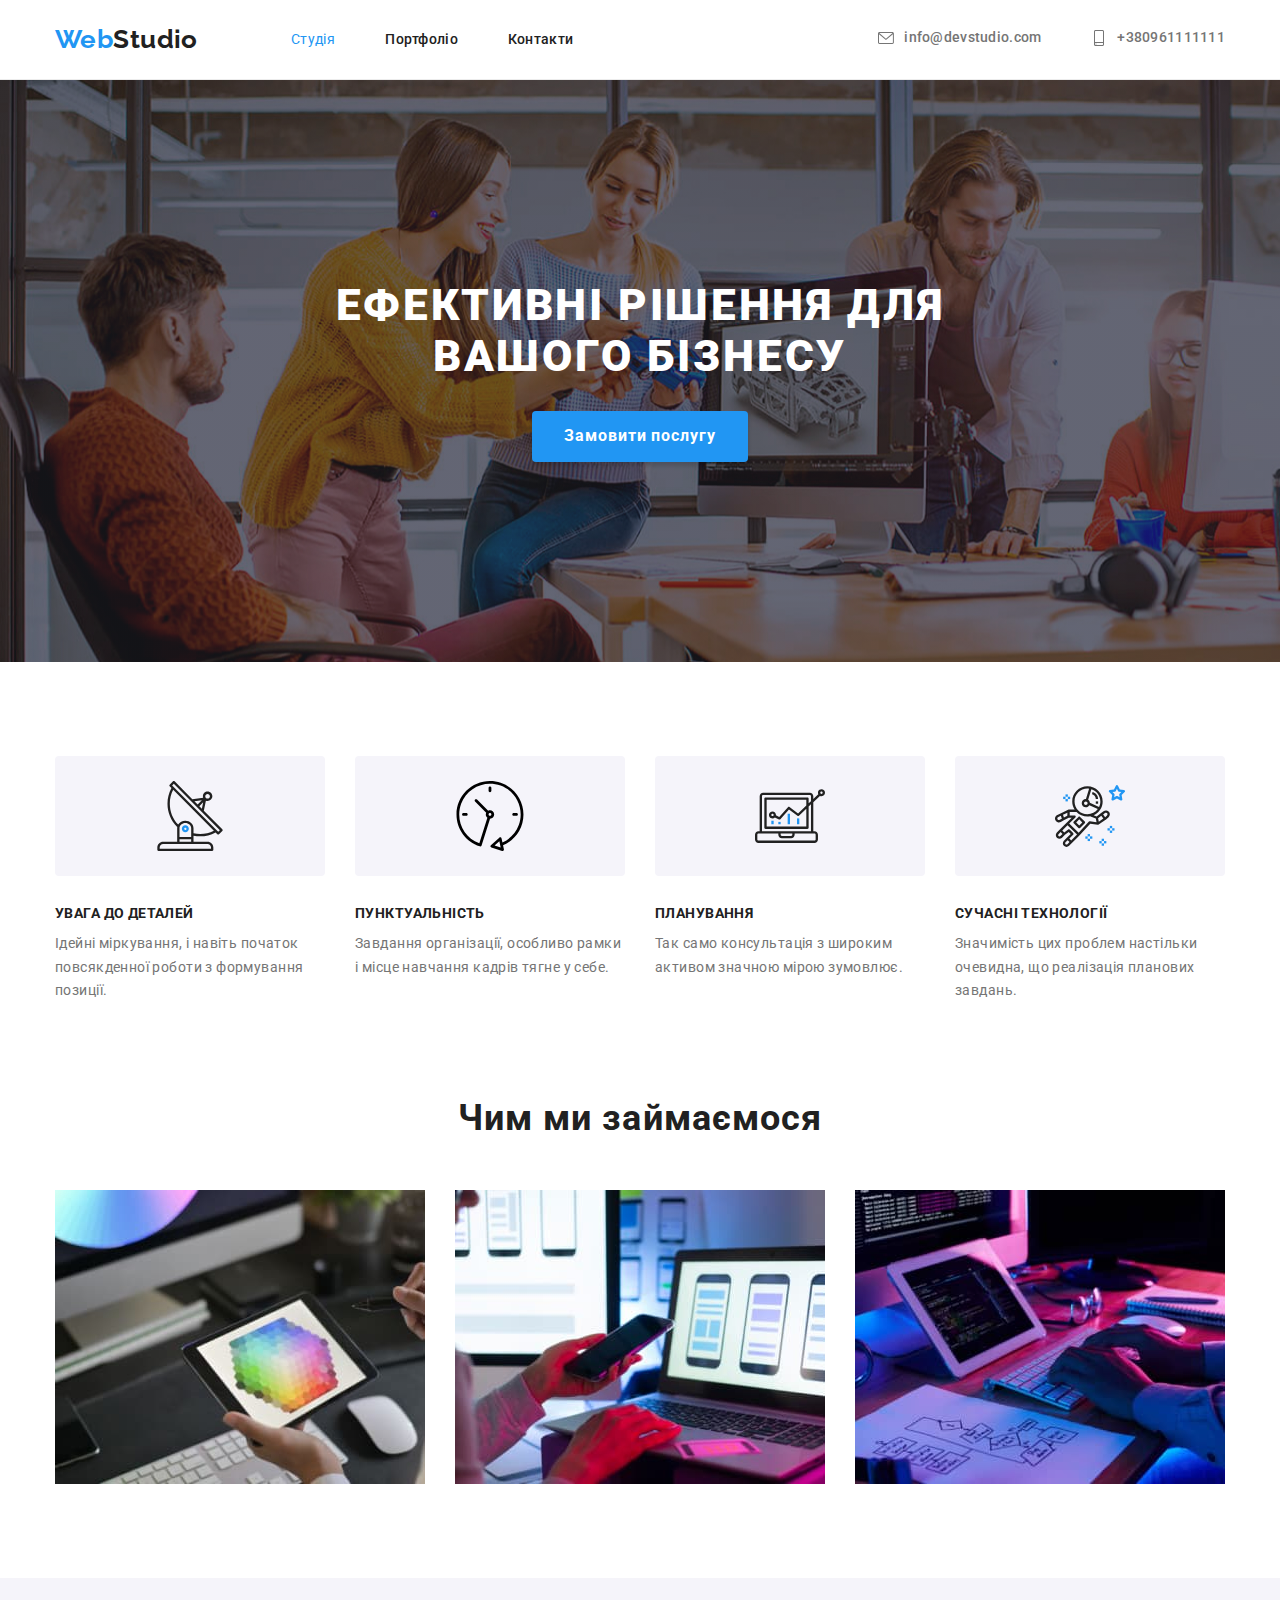
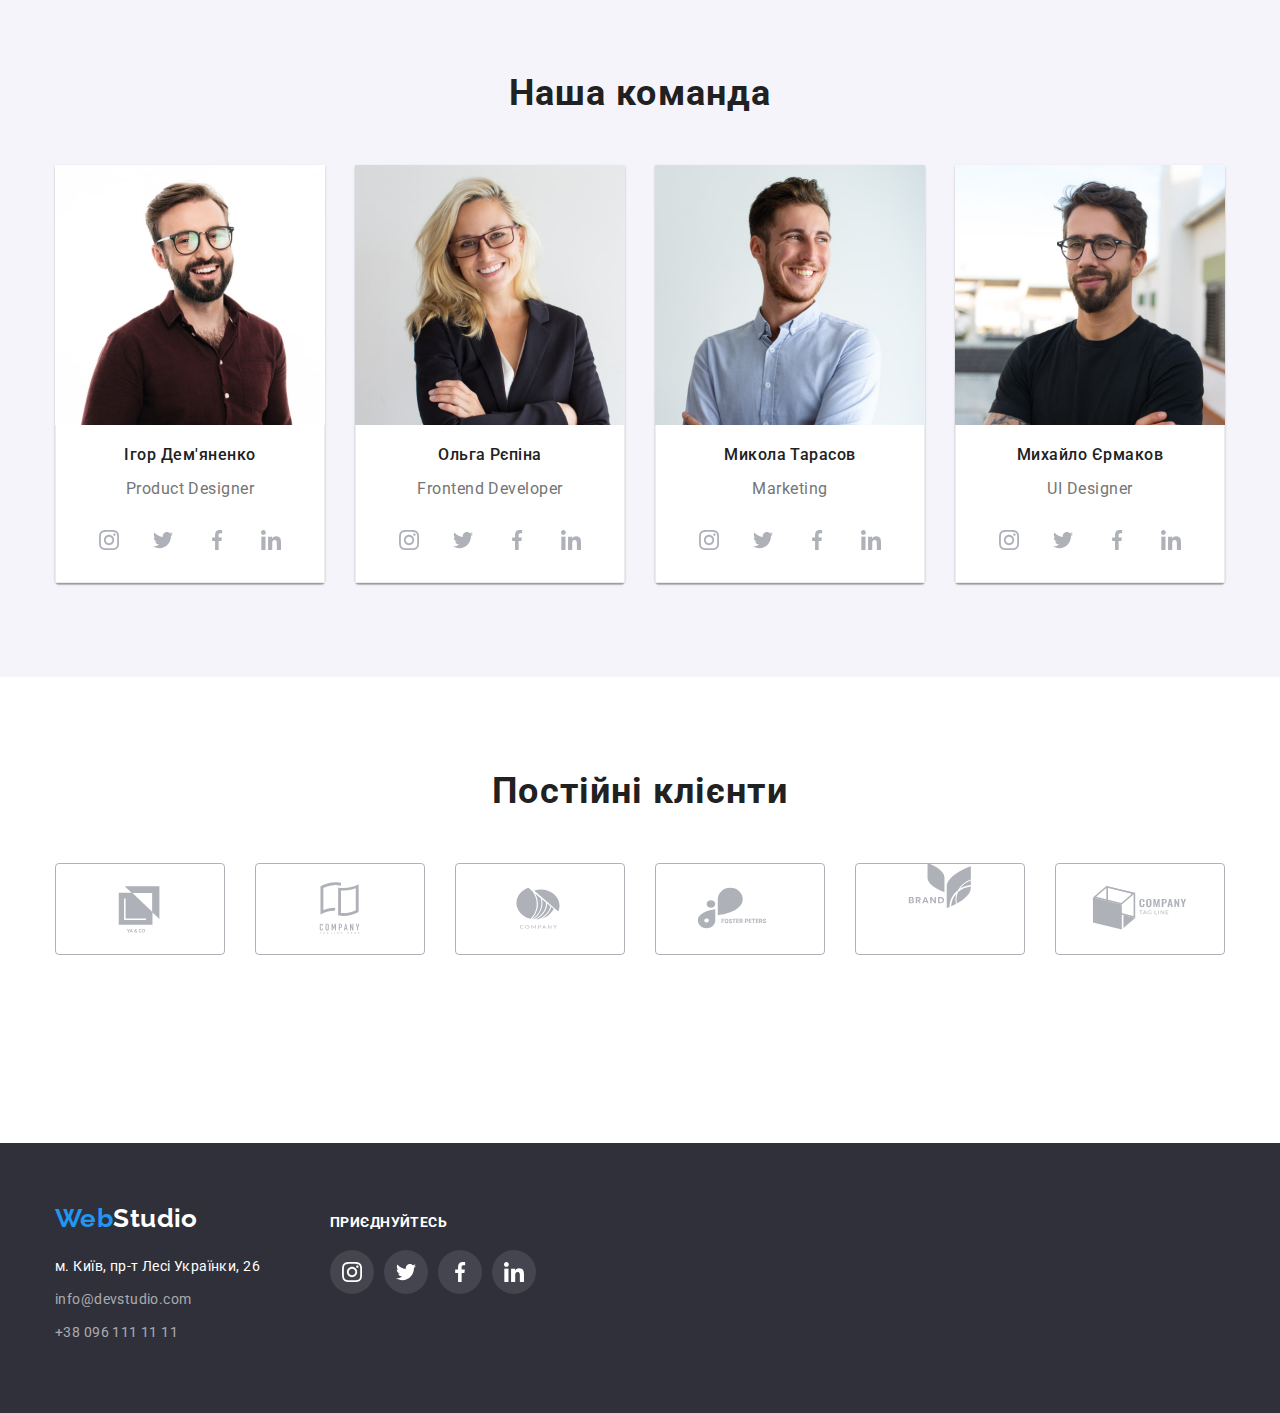
<file: index.html>
<!DOCTYPE html>
<html lang="uk">
  <head>
    <meta charset="UTF-8" />
    <meta http-equiv="X-UA-Compatible" content="IE=edge" />
    <meta name="viewport" content="width=device-width, initial-scale=1.0" />
    <title>Студія</title>
    <link rel="preconnect" href="https://fonts.googleapis.com" />
    <link rel="preconnect" href="https://fonts.gstatic.com" crossorigin />
    <link
      rel="stylesheet"
      href="https://cdnjs.cloudflare.com/ajax/libs/modern-normalize/1.0.0/modern-normalize.min.css"
    />
    <link
      href="https://fonts.googleapis.com/css2?family=Raleway:wght@700&family=Roboto:wght@400;500;700;900&display=swap"
      rel="stylesheet"
    />
    <link rel="stylesheet" href="styles/styles.css" />
  </head>

  <body class="body">
    <!--Header-->
    <header>
      <div class="container nav">
        <nav class="header-nav">
          <a href="./index.html" class="header-logo logo" lang="en"
            ><span class="logo-blue">Web</span>Studio</a
          >

          <ul class="nav-list list">
            <li class="header-list-item">
              <a
                class="current"
                href="./index.html"
                class="header-list-link link"
                >Студія</a
              >
            </li>
            <li class="header-list-item">
              <a href="./portfolio.html" class="header-list-link link"
                >Портфоліо</a
              >
            </li>
            <li class="header-list-item">
              <a href="#" class="header-list-link link">Контакти</a>
            </li>
          </ul>
        </nav>
        <ul class="link-connection list">
          <li class="connection-item">
            <a href="mailto:info@devstudio.com" class="header-tel-link link">
              <svg class="icon-envelope" width="16" height="16">
                <use href="./img/icons.svg#icon-envelope"></use></svg
              >info@devstudio.com</a
            >
          </li>
          <li class="connection-item">
            <a href="tel:+380961111111" class="header-tel-link link"
              ><svg class="icon-smartphone" width="16" height="16">
                <use href="./img/icons.svg#icon-smartphone"></use></svg
              >+380961111111</a
            >
          </li>
        </ul>
      </div>
    </header>
    <main>
      <!--Hero-->
      <section class="section-hero section">
        <div class="container studio">
          <h1 class="hero-title">
            Ефективні рішення для <br />
            вашого бізнесу
          </h1>
          <button type="button" class="button-pointer">Замовити послугу</button>
        </div>
      </section>
      <!--About description-->
      <section class="section-description section">
        <div class="description container">
          <h2 class="visually-hidden">наші особливості</h2>

          <ul class="text list">
            <li class="features">
              <div class="feature-icon">
                <svg class="icon-antena" width="70" height="70">
                  <use href="./img/icons.svg#icon-antenna"></use>
                </svg>
              </div>
              <h3 class="title">УВАГА ДО ДЕТАЛЕЙ</h3>
              <p class="task">
                Ідейні міркування, і навіть початок повсякденної роботи з
                формування позиції.
              </p>
            </li>
            <li class="features">
              <div class="feature-icon">
                <svg class="icon-clock" width="70" height="70">
                  <use href="./img/icons.svg#icon-clock"></use>
                </svg>
              </div>
              <h3 class="title">ПУНКТУАЛЬНІСТЬ</h3>
              <p class="task">
                Завдання організації, особливо рамки і місце навчання кадрів
                тягне у себе.
              </p>
            </li>
            <li class="features">
              <div class="feature-icon">
                <svg class="icon-diagram" width="70" height="70">
                  <use href="./img/icons.svg#icon-diagram"></use>
                </svg>
              </div>
              <h3 class="title">ПЛАНУВАННЯ</h3>
              <p class="task">
                Так само консультація з широким активом значною мірою зумовлює.
              </p>
            </li>
            <li class="features">
              <div class="feature-icon">
                <svg class="icon-astronaut" width="70" height="70">
                  <use href="./img/icons.svg#icon-astronaut"></use>
                </svg>
              </div>
              <h3 class="title">СУЧАСНІ ТЕХНОЛОГІЇ</h3>
              <p class="task">
                Значимість цих проблем настільки очевидна, що реалізація
                планових завдань.
              </p>
            </li>
          </ul>
        </div>
      </section>

      <!--Developments-->
      <section class="section-developments section">
        <div class="container">
          <h2 class="section-title about-title">Чим ми займаємося</h2>
          <ul class="developments list">
            <li class="developments-item">
              <img src="./img/about2.jpg" width="370" alt="Десктопні версії" />
            </li>
            <li>
              <img
                src="./img/about1.jpg"
                width="370"
                alt="Mобільні аплікації"
              />
            </li>
            <li>
              <img src="./img/about.jpg" width="370" alt="Дизайн" />
            </li>
          </ul>
        </div>
      </section>

      <!--About team-->
      <section class="section-team section">
        <div class="team-photos container">
          <h2 class="section-title team-title">Наша команда</h2>
          <ul class="team list">
            <li class="team-item">
              <div class="card-thumb">
                <img src="./img/photo1.jpg" width="270" alt="Ігор Дем'яненко" />
                <div class="card-content">
                  <h3 class="caption">Ігор Дем'яненко</h3>
                  <p lang="en" class="subtitle">Product Designer</p>
                  <ul class="social-icons list">
                    <li class="social-item">
                      <a href="" class="social-link link"
                        ><svg class="icon-instagram" width="20" height="20">
                          <use href="./img/icons.svg#icon-instagram"></use></svg
                      ></a>
                    </li>
                    <li class="social-item">
                      <a href="" class="social-link link"
                        ><svg class="icon-twitter" width="20" height="20">
                          <use href="./img/icons.svg#icon-twitter"></use></svg
                      ></a>
                    </li>
                    <li class="social-item">
                      <a href="" class="social-link link"
                        ><svg class="icon-facebook" width="20" height="20">
                          <use href="./img/icons.svg#icon-facebook"></use></svg
                      ></a>
                    </li>
                    <li class="social-item">
                      <a href="" class="social-link link"
                        ><svg class="icon-linkedin" width="20" height="20">
                          <use href="./img/icons.svg#icon-linkedin"></use></svg
                      ></a>
                    </li>
                  </ul>
                </div>
              </div>
            </li>
            <li class="team-item">
              <div class="card-thumb">
                <img src="./img/photo2.jpg" width="270" alt="Ольга Рєпіна" />
                <div class="card-content">
                  <h3 class="caption">Ольга Рєпіна</h3>
                  <p lang="en" class="subtitle">Frontend Developer</p>
                  <ul class="social-icons list">
                    <li class="social-item">
                      <a href="" class="social-link link"
                        ><svg class="icon-instagram" width="20" height="20">
                          <use href="./img/icons.svg#icon-instagram"></use></svg
                      ></a>
                    </li>
                    <li class="social-item">
                      <a href="" class="social-link link"
                        ><svg class="icon-twitter" width="20" height="20">
                          <use href="./img/icons.svg#icon-twitter"></use></svg
                      ></a>
                    </li>
                    <li class="social-item">
                      <a href="" class="social-link link"
                        ><svg class="icon-facebook" width="20" height="20">
                          <use href="./img/icons.svg#icon-facebook"></use></svg
                      ></a>
                    </li>
                    <li class="social-item">
                      <a href="" class="social-link link"
                        ><svg class="icon-linkedin" width="20" height="20">
                          <use href="./img/icons.svg#icon-linkedin"></use></svg
                      ></a>
                    </li>
                  </ul>
                </div>
              </div>
            </li>
            <li class="team-item">
              <div class="card-thumb">
                <img src="./img/photo3.jpg" width="270" alt="Микола Тарасов" />
                <div class="card-content">
                  <h3 class="caption">Микола Тарасов</h3>
                  <p lang="en" class="subtitle">Marketing</p>

                  <ul class="social-icons list">
                    <li class="social-item">
                      <a href="" class="social-link link"
                        ><svg class="icon-instagram" width="20" height="20">
                          <use href="./img/icons.svg#icon-instagram"></use></svg
                      ></a>
                    </li>
                    <li class="social-item">
                      <a href="" class="social-link link"
                        ><svg class="icon-twitter" width="20" height="20">
                          <use href="./img/icons.svg#icon-twitter"></use></svg
                      ></a>
                    </li>
                    <li class="social-item">
                      <a href="" class="social-link link"
                        ><svg class="icon-facebook" width="20" height="20">
                          <use href="./img/icons.svg#icon-facebook"></use></svg
                      ></a>
                    </li>
                    <li class="social-item">
                      <a href="" class="social-link link"
                        ><svg class="icon-linkedin" width="20" height="20">
                          <use href="./img/icons.svg#icon-linkedin"></use></svg
                      ></a>
                    </li>
                  </ul>
                </div>
              </div>
            </li>
            <li class="team-item">
              <div class="card-thumb">
                <img src="./img/photo4.jpg" width="270" alt="Михайло Єрмаков" />
                <div class="card-content">
                  <h3 class="caption">Михайло Єрмаков</h3>
                  <p lang="en" class="subtitle">UI Designer</p>
                  <ul class="social-icons list">
                    <li class="social-item">
                      <a href="" class="social-link link"
                        ><svg class="icon-instagram" width="20" height="20">
                          <use href="./img/icons.svg#icon-instagram"></use></svg
                      ></a>
                    </li>
                    <li class="social-item">
                      <a href="" class="social-link link"
                        ><svg class="icon-twitter" width="20" height="20">
                          <use href="./img/icons.svg#icon-twitter"></use></svg
                      ></a>
                    </li>
                    <li class="social-item">
                      <a href="" class="social-link link"
                        ><svg class="icon-facebook" width="20" height="20">
                          <use href="./img/icons.svg#icon-facebook"></use></svg
                      ></a>
                    </li>
                    <li class="social-item">
                      <a href="" class="social-link link"
                        ><svg class="icon-linkedin" width="20" height="20">
                          <use href="./img/icons.svg#icon-linkedin"></use></svg
                      ></a>
                    </li>
                  </ul>
                </div>
              </div>
            </li>
          </ul>
        </div>
      </section>
    </main>
    <!--About clients-->
    <section class="section-clients section">
      <div class="clients-icons container">
        <h2 class="section-title client-title">Постійні клієнти</h2>
        <ul class="client-thumb list">
          <li class="client-item">
            <a href="" class="client-link link">
              <svg class="icon-client1" width="106" height="60">
                <use href="./img/icons.svg#icon-client1"></use></svg
            ></a>
          </li>
          <li class="client-item">
            <a href="" class="client-link link"
              ><svg class="icon-client2" width="106" height="60">
                <use href="./img/icons.svg#icon-client2"></use></svg
            ></a>
          </li>
          <li class="client-item">
            <a href="" class="client-link link"
              ><svg class="icon-client3" width="106" height="60">
                <use href="./img/icons.svg#icon-client3"></use></svg
            ></a>
          </li>
          <li class="client-item">
            <a href="" class="client-link link"
              ><svg class="icon-client4" width="106" height="60">
                <use href="./img/icons.svg#icon-client4"></use></svg
            ></a>
          </li>
          <li class="client-item">
            <a href="" class="client-link link"
              ><svg class="icon-client5" width="106" height="106">
              ><svg class="icon-client5" width="106" height="60">
                <use href="./img/icons.svg#icon-client5"></use></svg
            ></a>
          </li>
          <li class="client-item">
            <a href="" class="client-link link"
              ><svg class="icon-client6" width="106" height="60">
                <use href="./img/icons.svg#icon-client6"></use></svg
            ></a>
          </li>
        </ul>
      </div>
    </section>
    <!--Footer-->
    <footer class="footer">
      <div class="container">
        <div class="foot-adress">
          <a href="./index.html" class="foot-logo link" lang="en"
            ><span class="logo-blue">Web</span
            ><span class="logo-white">Studio</span></a
          >
          <address id="contacts">
            <ul class="subject list">
              <li class="address-item">
                <a
                  href="https://goo.gl/maps/n4bDGTXrcKqHtDmw6"
                  target="_blank"
                  rel="noopener noreferrer nofollow"
                  class="address link"
                  >м. Київ, пр-т Лесі Українки, 26</a
                >
              </li>
              <li class="address-item">
                <a href="mailto:info@devstudio.com" class="contact link"
                  >info@devstudio.com</a
                >
              </li>
              <li class="address-item">
                <a href="tel:+380961111111" class="contact link"
                  >+38 096 111 11 11</a
                >
              </li>
            </ul>
          </address>
        </div>
        <div class="join-us">
          <p class="join-us-title">ПРИЄДНУЙТЕСЬ</p>
          <ul class="join-us-list list">
            <li>
              <a href="" class="join-social">
                <svg class="icon-instagram" width="20" height="20">
                  <use href="./img/icons.svg#icon-instagram"></use></svg
              ></a>
            </li>
            <li>
              <a href="" class="join-social"
                ><svg class="icon-twitter" width="20" height="20">
                  <use href="./img/icons.svg#icon-twitter"></use></svg
              ></a>
            </li>
            <li>
              <a href="" class="join-social"
                ><svg class="icon-facebook" width="20" height="20">
                  <use href="./img/icons.svg#icon-facebook"></use></svg
              ></a>
            </li>
            <li>
              <a href="" class="join-social"
                ><svg class="icon-linkedin" width="20" height="20">
                  <use href="./img/icons.svg#icon-linkedin"></use></svg
              ></a>
            </li>
          </ul>
        </div>
      </div>
    </footer>
  </body>
</html>
</file>
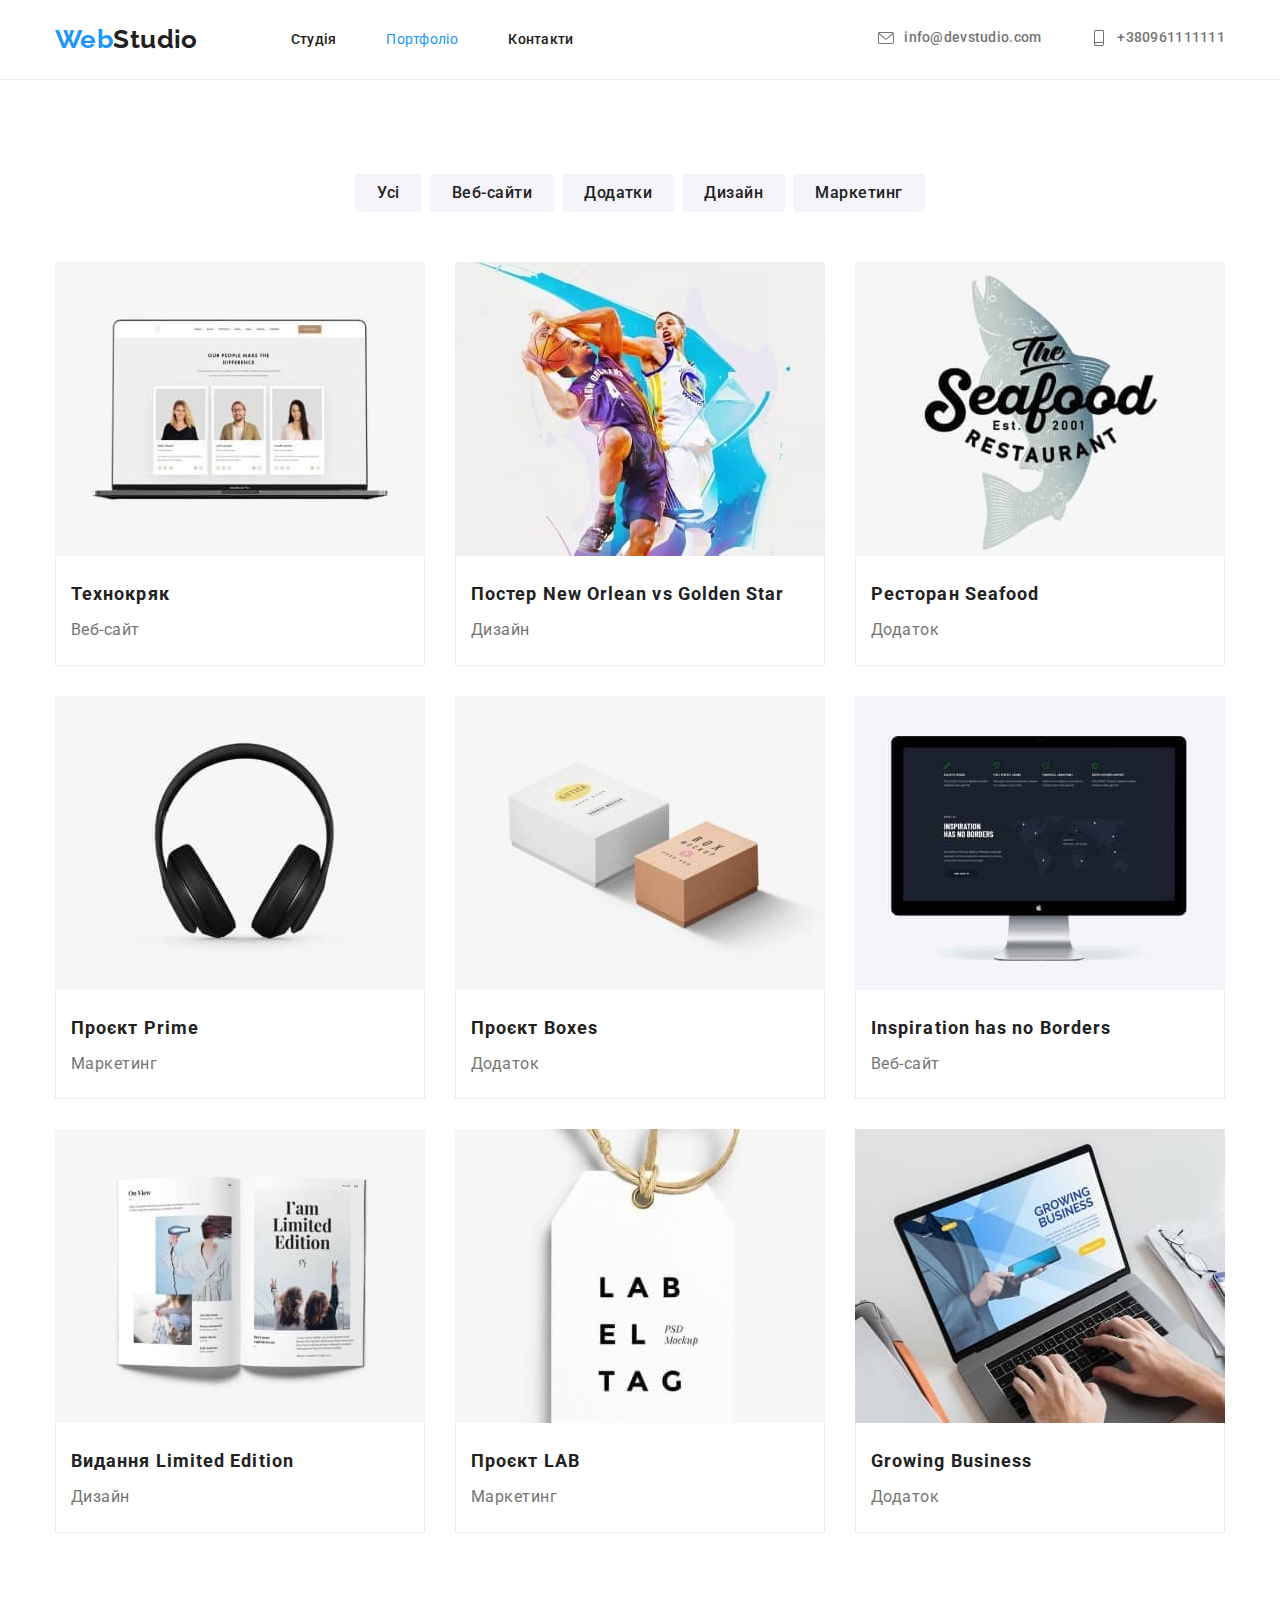
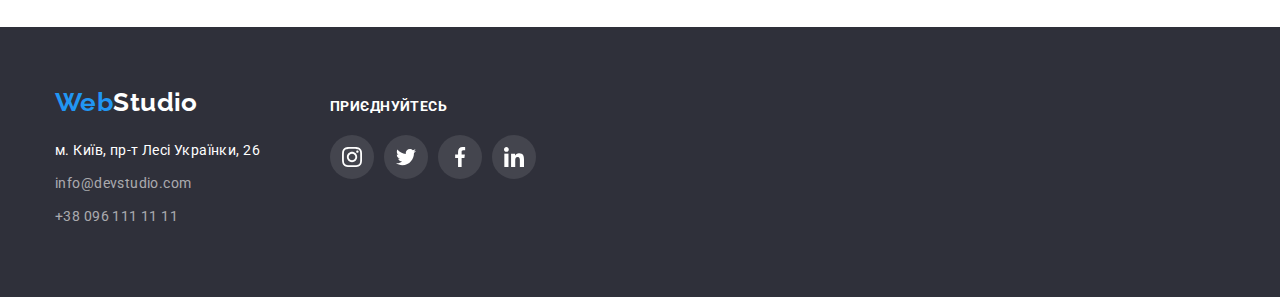
<file: portfolio.html>
<!DOCTYPE html>
<html lang="en">
  <head>
    <meta charset="UTF-8" />
    <meta http-equiv="X-UA-Compatible" content="IE=edge" />
    <meta name="viewport" content="width=device-width, initial-scale=1.0" />
    <title>portfolio</title>
    <link rel="preconnect" href="https://fonts.googleapis.com" />
    <link rel="preconnect" href="https://fonts.gstatic.com" crossorigin />
    <link
      rel="stylesheet"
      href="https://cdnjs.cloudflare.com/ajax/libs/modern-normalize/1.0.0/modern-normalize.min.css"
    />
    <link
      href="https://fonts.googleapis.com/css2?family=Raleway:wght@700&family=Roboto:wght@400;500;700;900&display=swap"
      rel="stylesheet"
    />
    <link rel="stylesheet" href="styles/styles.css" />
  </head>

  <body class="body">
    <!--Header-->
    <header>
      <div class="container nav">
        <nav class="header-nav">
          <a href="./index.html" class="header-logo logo" lang="en"
            ><span class="logo-blue">Web</span>Studio</a
          >

          <ul class="nav-list list">
            <li class="header-list-item">
              <a href="./index.html" class="header-list-link link">Студія</a>
            </li>
            <li class="header-list-item">
              <a
                class="current"
                href="./portfolio.html"
                class="header-list-link link"
                >Портфоліо</a
              >
            </li>
            <li class="header-list-item">
              <a href="#" class="header-list-link link">Контакти</a>
            </li>
          </ul>
        </nav>
        <ul class="link-connection list">
          <li class="connection-item">
            <a href="mailto:info@devstudio.com" class="header-tel-link link">
              <svg class="icon-envelope" width="16" height="16">
                <use href="./img/icons.svg#icon-envelope"></use></svg
              >info@devstudio.com</a
            >
          </li>
          <li class="connection-item">
            <a href="tel:+380961111111" class="header-tel-link link"
              ><svg class="icon-smartphone" width="16" height="16">
                <use href="./img/icons.svg#icon-smartphone"></use></svg
              >+380961111111</a
            >
          </li>
        </ul>
      </div>
    </header>
    <main>
      <!--Filters-->
      <section class="section-filters section">
        <div class="container">
          <h1 class="visually-hidden">портфоліо</h1>
          <ul class="filters list">
            <li class="filter-item">
              <button type="button" class="button">Усі</button>
            </li>
            <li class="filter-item">
              <button type="button" class="button">Веб-сайти</button>
            </li>
            <li class="filter-item">
              <button type="button" class="button">Додатки</button>
            </li>
            <li class="filter-item">
              <button type="button" class="button">Дизайн</button>
            </li>
            <li class="filter-item">
              <button type="button" class="button">Маркетинг</button>
            </li>
          </ul>
          <ul class="content list">
            <li class="card">
              <a href="">
                <img
                  src="./img/folio1.jpg"
                  width="370"
                  height="295"
                  alt="фото трьох розробників"
                />
                <div class="card-content">
                  <h2 class="card-caption">Технокряк</h2>
                  <p class="card-text">Веб-сайт</p>
                </div>
              </a>
            </li>
            <li class="card">
              <a href="">
                <img
                  src="./img/folio2.jpg"
                  width="370"
                  height="295"
                  alt="постер"
                />
                <div class="card-content">
                  <h2 class="card-caption">Постер New Orlean vs Golden Star</h2>
                  <p class="card-text">Дизайн</p>
                </div>
              </a>
            </li>
            <li class="card">
              <a href="">
                <img
                  src="./img/folio3.jpg"
                  width="370"
                  height="295"
                  alt="Ресторан Seafood"
                />
                <div class="card-content">
                  <h2 class="card-caption">Ресторан Seafood</h2>
                  <p class="card-text">Додаток</p>
                </div>
              </a>
            </li>
            <li class="card">
              <a href="">
                <img
                  src="./img/folio4.jpg"
                  width="370"
                  height="295"
                  alt="чорні навушники"
                />
                <div class="card-content">
                  <h2 class="card-caption">Проєкт Prime</h2>
                  <p class="card-text">Маркетинг</p>
                </div>
              </a>
            </li>
            <li class="card">
              <a href="">
                <img
                  src="./img/folio5.jpg"
                  width="370"
                  height="295"
                  alt="дві паперові корбки"
                />
                <div class="card-content">
                  <h2 class="card-caption">Проєкт Boxes</h2>
                  <p class="card-text">Додаток</p>
                </div>
              </a>
            </li>
            <li class="card">
              <a href="">
                <img
                  src="./img/folio6.jpg"
                  width="370"
                  height="295"
                  alt="монітор компютера"
                />
                <div class="card-content">
                  <h2 class="card-caption">Inspiration has no Borders</h2>
                  <p class="card-text">Веб-сайт</p>
                </div>
              </a>
            </li>
            <li class="card">
              <a href="">
                <img
                  src="./img/folio7.jpg"
                  width="370"
                  height="295"
                  alt="фото видання Limited Edition"
                />
                <div class="card-content">
                  <h2 class="card-caption">Видання Limited Edition</h2>
                  <p class="card-text">Дизайн</p>
                </div>
              </a>
            </li>
            <li class="card">
              <a href="">
                <img
                  src="./img/folio8.jpg"
                  width="370"
                  height="295"
                  alt="паперова етикетка"
                />
                <div class="card-content">
                  <h2 class="card-caption">Проєкт LAB</h2>
                  <p class="card-text">Маркетинг</p>
                </div>
              </a>
            </li>
            <li class="card">
              <a href="">
                <img
                  src="./img/folio9.jpg"
                  width="370"
                  height="295"
                  alt="додаток на ноутбуці"
                />
                <div class="card-content">
                  <h2 class="card-caption">Growing Business</h2>
                  <p class="card-text">Додаток</p>
                </div>
              </a>
            </li>
          </ul>
        </div>
      </section>
    </main>

    <!--Footer-->
    <footer class="footer">
      <div class="container">
        <div class="foot-adress">
          <a href="./index.html" class="foot-logo link" lang="en"
            ><span class="logo-blue">Web</span
            ><span class="logo-white">Studio</span></a
          >
          <address id="contacts">
            <ul class="subject list">
              <li class="address-item">
                <a
                  href="https://goo.gl/maps/n4bDGTXrcKqHtDmw6"
                  target="_blank"
                  rel="noopener noreferrer nofollow"
                  class="address link"
                  >м. Київ, пр-т Лесі Українки, 26</a
                >
              </li>
              <li class="address-item">
                <a href="mailto:info@devstudio.com" class="contact link"
                  >info@devstudio.com</a
                >
              </li>
              <li class="address-item">
                <a href="tel:+380961111111" class="contact link"
                  >+38 096 111 11 11</a
                >
              </li>
            </ul>
          </address>
        </div>
        <div class="join-us">
          <p class="join-us-title">ПРИЄДНУЙТЕСЬ</p>
          <ul class="join-us-list list">
            <li>
              <a href="" class="join-social">
                <svg class="icon-instagram" width="20" height="20">
                  <use href="./img/icons.svg#icon-instagram"></use></svg
              ></a>
            </li>
            <li>
              <a href="" class="join-social"
                ><svg class="icon-twitter" width="20" height="20">
                  <use href="./img/icons.svg#icon-twitter"></use></svg
              ></a>
            </li>
            <li>
              <a href="" class="join-social"
                ><svg class="icon-facebook" width="20" height="20">
                  <use href="./img/icons.svg#icon-facebook"></use></svg
              ></a>
            </li>
            <li>
              <a href="" class="join-social"
                ><svg class="icon-linkedin" width="20" height="20">
                  <use href="./img/icons.svg#icon-linkedin"></use></svg
              ></a>
            </li>
          </ul>
        </div>
      </div>
    </footer>
  </body>
</html>
</file>
<file: styles/styles.css>
/*General styles*/
:root {
  --main-color: #212121;
  --accent-color: #2196f3;
  --second-color: #757575;
  --third-color: #ffffff;
  --background-color: #2f303a;
  --border-color: #ececec;
}

.body {
  box-sizing: border-box;
  margin: 0;
  font-family: "Roboto", sans-serif;
  font-size: 14px;
  letter-spacing: 0.03em;
  color: var(--main-color);
  background-color: var(--third-color);
  font-family: "Roboto", sans-serif;
}

h1,
h2,
h3,
h4,
h5,
h6,
p,
ul {
  margin: 0;
}

*,
*::before,
*::after {
  box-sizing: inherit;
}

.list {
  padding: 0px;
  margin: 0px;
  list-style: none;
}

.section-title {
  text-align: center;

  color: var(--main-color);
  font-weight: 700;
  font-size: 36px;
  line-height: 1.16;
  text-align: center;
  letter-spacing: 0.03em;
}

.section {
  padding-top: 94px;
  padding-bottom: 94px;
}

.container {
  width: 1200px;
  margin-right: auto;
  margin-left: auto;
  padding-right: 15px;
  padding-left: 15px;
}

img {
  display: block;
  max-width: 100%;
  height: auto;
}

.link {
  text-decoration: none;
}

.link:hover,
.link:focus {
  color: var(--accent-color);
}

/*Header*/
header {
  padding-top: 24px;
  padding-bottom: 24px;
  border: 1px solid #ececec;
  border-width: 0 0 1px 0;
}

.header-logo {
  margin-right: 93px;

  font-family: "Raleway", sans-serif;
  font-weight: 700;
  font-size: 26px;
  line-height: 1.2;
  color: var(--main-color);
}

.logo-blue {
  color: var(--accent-color);
}

nav {
  display: flex;
  align-items: center;
}

.nav {
  display: flex;
}

.nav-list {
  display: flex;
  padding: 0px;
  margin: 0px;
  list-style: none;
  gap: 50px;
}

.current {
  color: var(--accent-color);
}

.icon-envelope,
.icon-smartphone {
  margin-right: 10px;
}

/* contacts */

.link-connection {
  display: flex;
  align-items: center;
  margin-left: auto;
  list-style: none;
  gap: 50px;
}

.link-connection a {
  display: inline-flex;
  align-items: center;
  font-weight: 500;
  line-height: 1.1;
  letter-spacing: 0.02em;
  text-decoration: none;
  color: var(--second-color);
  fill: var(--second-color);
}

.link-connection a:hover,
.link-connection a:focus {
  color: var(--accent-color);
  fill: var(--accent-color);
}

.header-list-link {
  font-weight: 500;
  font-size: 14px;
  line-height: 1.14;
  letter-spacing: 0.02em;
  color: var(--main-color);
}

/* Hero */

.section-hero {
  padding-top: 200px;
  padding-bottom: 200px;
  text-align: center;

  background: #2f303a;
  background-image: linear-gradient(rgba(47, 48, 58, 0.4),
      rgba(47, 48, 58, 0.4)),
    url(../img/hero-description-bg.img.jpg);
}

.section-hero .container {
  display: block;
}

.hero-title {
  margin: 0;
  font-weight: 900;
  font-size: 44px;
  line-height: (calc 60 / 44);
  text-align: center;
  letter-spacing: 0.06em;
  text-transform: uppercase;
  color: var(--third-color);
}

.button-pointer {
  margin: 0 auto;
  margin-top: 30px;
  padding: 10px 32px;

  font-family: inherit;
  cursor: pointer;
  font-weight: 700;
  font-size: 16px;
  line-height: 1.9;
  letter-spacing: 0.06em;
  color: var(--third-color);
  background: #2196f3;
  box-shadow: 0px 4px 4px rgba(0, 0, 0, 0.15);
  border: 0px;
  border-radius: 4px;
}

.button-pointer:hover,
.button-pointer:focus {
  background: #188ce8;
  box-shadow: 0px 4px 4px rgba(0, 0, 0, 0.15);
  border-radius: 4px;
}

/*About description*/
.section-description {
  padding-bottom: 0px;
}

.text {
  display: flex;
  justify-content: center;
  list-style: none;
  gap: 30px;
}

.features p {
  width: 270px;
}

.feature-icon {
  width: 270px;
  height: 120px;
  display: flex;
  justify-content: center;
  align-items: center;
  margin-bottom: 30px;
  border-radius: 4px;
  background-color: #f5f4fa;
}

.visually-hidden {
  position: absolute;
  white-space: nowrap;
  width: 1px;
  height: 1px;
  overflow: hidden;
  border: 0;
  padding: 0;
  clip: rect(0 0 0 0);
  clip-path: inset(50%);
  margin: -1px;
}

.section-description p {
  margin-top: 10px;
  margin-bottom: 0px;
  line-height: 1.7;
}

.title {
  color: var(--main-color);
  font-size: 14px;
  line-height: 1.14;
  letter-spacing: 0.03em;
  text-transform: uppercase;
}

.task {
  font-weight: 400;
  font-size: 14px;
  line-height: 1.71;
  letter-spacing: 0.03em;
  color: var(--second-color);
}

/*Developments*/

.developments {
  display: flex;
  justify-content: center;
  list-style: none;
  margin: 0;
  gap: 30px;
}

.about-title {
  margin: 0 0 50px 0;
  font-weight: 700;
  font-size: 36px;
  line-height: 1.2;
  text-align: center;
  color: var(--main-color);
}

/*About team*/
.section-team {
  background: #f5f4fa;
}

.team {
  display: flex;
  justify-content: center;
  gap: 30px;
  margin: 0;
  padding: 0;
}

.team-title {
  margin: 0;
  margin-bottom: 50px;
  font-weight: 700;
  font-size: 36px;
  line-height: 1.2;
  text-align: center;
  color: var(--main-color);
}

.caption {
  color: var(--main-color);
  line-height: 1.2;
  text-align: center;
  font-weight: 500;
  font-size: 16px;
  letter-spacing: 0.03em;
  margin-bottom: 10px;
}

.team-item {
  background-color: var(--third-color);
  box-shadow: 0px 1px 3px rgba(0, 0, 0, 0.12), 0px 1px 1px rgba(0, 0, 0, 0.14),
    0px 2px 1px rgba(0, 0, 0, 0.2);
  border-radius: 0px 0px 4px 4px;
}

.team .social-item:last-child {
  margin-right: 0;
}

.social-item {
  display: flex;
  justify-content: center;
  align-items: center;
  width: 44px;
  height: 44px;
}

.social-item {
  fill: #afb1b8;
}

.social-item:hover,
.social-item:focus {
  background-color: #188ce8;
  border-radius: 50%;
  fill: var(--third-color);
}

.card-content {
  padding: 30px 15px;
}

.social-icons {
  margin-top: 16px;
  display: flex;
  justify-content: center;
  align-items: center;
  gap: 10px;
  /* background-color: chartreuse; */
}

.social-link {
  display: flex;
  justify-content: center;
  align-items: center;
  width: 100%;
  height: 100%;
  fill: #afb1b8;
}

.team-photos .team-item {
  display: flex;
  justify-content: space-between;
  margin: 0 auto;
}

.section-team p {
  text-align: center;
  line-height: 1.7;
}

.subtitle {
  font-weight: 400;
  font-size: 16px;
  line-height: 1.18;
  text-align: center;
  letter-spacing: 0.03em;
  color: var(--second-color);
}

/*About clients*/
.client-title {
  margin-bottom: 50px;
}

.client-link {
  width: 100%;
  height: 100%;
  display: flex;
  justify-content: center;
  align-items: center;
  border: 1px solid #afb1b8;
  border-radius: 4px;
  fill: #afb1b8;
}

.client-link:hover,
.client-card:focus {
  border: 1px solid var(--accent-color);
  fill: var(--accent-color);
}

.client-thumb {
  display: flex;
  justify-content: center;
  gap: 30px;
  margin: 0;
  margin-bottom: 94px;
  padding: 0;
}

.client-thumb .client-item {
  width: 170px;
  height: 92px;
  /* background-color: aqua; */
}

.client-thumb .client-item:last-child {
  margin-right: 0;
}

/*Footer*/
.footer {
  background: #2f303a;
  padding-top: 60px;
  padding-bottom: 60px;
}

footer .container {
  display: flex;
  align-items: baseline;
}

.logo-white {
  color: var(--third-color);
}

.foot-logo {
  display: block;
  margin-bottom: 20px;
  font-family: "Raleway", sans-serif;
  font-weight: 700;
  font-size: 26px;
  line-height: 1.2;
  text-decoration: none;
  color: var(--accent-color);
}

.address {
  font-style: normal;
  font-size: 14px;
  line-height: calc(24 / 14);
  letter-spacing: 0.03em;
  color: var(--third-color);
  text-decoration: none;
}

.address-item {
  margin-bottom: 9px;
}

.contact {
  font-style: normal;
  font-size: 14px;
  line-height: calc(24 / 14);
  letter-spacing: 0.03em;
  color: rgba(255, 255, 255, 0.6);
}

.join-us {
  display: flex;
  flex-direction: column;
  align-items: baseline;
  margin-left: 70px;
}

.join-us-title {
  margin: 0;
  text-align: start;

  font-style: normal;
  font-weight: 700;
  font-size: 14px;
  line-height: 1.1;
  letter-spacing: 0.03em;
  text-transform: uppercase;

  color: #fff;
}

.join-us-list {
  display: flex;
  gap: 10px;
  margin-top: 20px;
}

.join-social {
  display: flex;
  justify-content: center;
  align-items: center;
  width: 44px;
  height: 44px;
}

.join-social {
  fill: #ffffff;
  background-color: #44454e;
  border-radius: 50%;
}

.join-social:hover,
.join-social:focus {
  background-color: var(--accent-color);
  border-radius: 50%;
}

/* PORTFOLIO */
.section-filters .container {
  display: block;
}

.filter-item .button {
  text-align: center;
  padding: 6px 22px;
  border: 0px;
  border-radius: 4px;
  cursor: pointer;

  font-family: inherit;
  color: var(--main-color);
  background: #f5f4fa;
  font-weight: 500;
  font-size: 16px;
  line-height: 1.6;
  letter-spacing: 0.03em;
}

.filter-item .button:hover,
.filter-item .button:focus {
  color: var(--third-color);
  background: var(--accent-color);
  box-shadow: 0px 3px 1px rgba(0, 0, 0, 0.1), 0px 1px 2px rgba(0, 0, 0, 0.08),
    0px 2px 2px rgba(0, 0, 0, 0.12);
}

.filters {
  list-style: none;
  display: flex;
  justify-content: center;
  padding-left: 0px;
  margin-bottom: 50px;
  margin-top: 0px;
  gap: 8px;
}

.content {
  margin: 0;
  display: flex;
  flex-wrap: wrap;
  justify-content: center;
  list-style: none;
  gap: 30px;
}

.card {
  flex-basis: calc((100% - 60px) / 3);
}

.card-content {
  padding: 20px 15px;
  border-left: 1px solid var(--border-color);
  border-right: 1px solid var(--border-color);
  border-bottom: 1px solid var(--border-color);
}

.content a:hover,
.content a:focus {
  display: block;
  box-shadow: 0px 1px 1px rgba(0, 0, 0, 0.12), 0px 4px 4px rgba(0, 0, 0, 0.06),
    1px 4px 6px rgba(0, 0, 0, 0.16);
}

.card-content p {
  margin-left: 0;
}

a {
  text-decoration: none;
}

.button {
  font-family: inherit;
  border: none;
}

.card-caption {
  margin: 0px;
  font-weight: 700;
  font-size: 18px;
  line-height: 2;
  letter-spacing: 0.06em;
  color: var(--main-color);
}

.card-text {
  margin-top: 4px;
  margin-bottom: 0px;
  font-weight: 400;
  font-size: 16px;
  line-height: 1.8;
  color: var(--second-color);
  letter-spacing: 0.03em;
}
</file>
